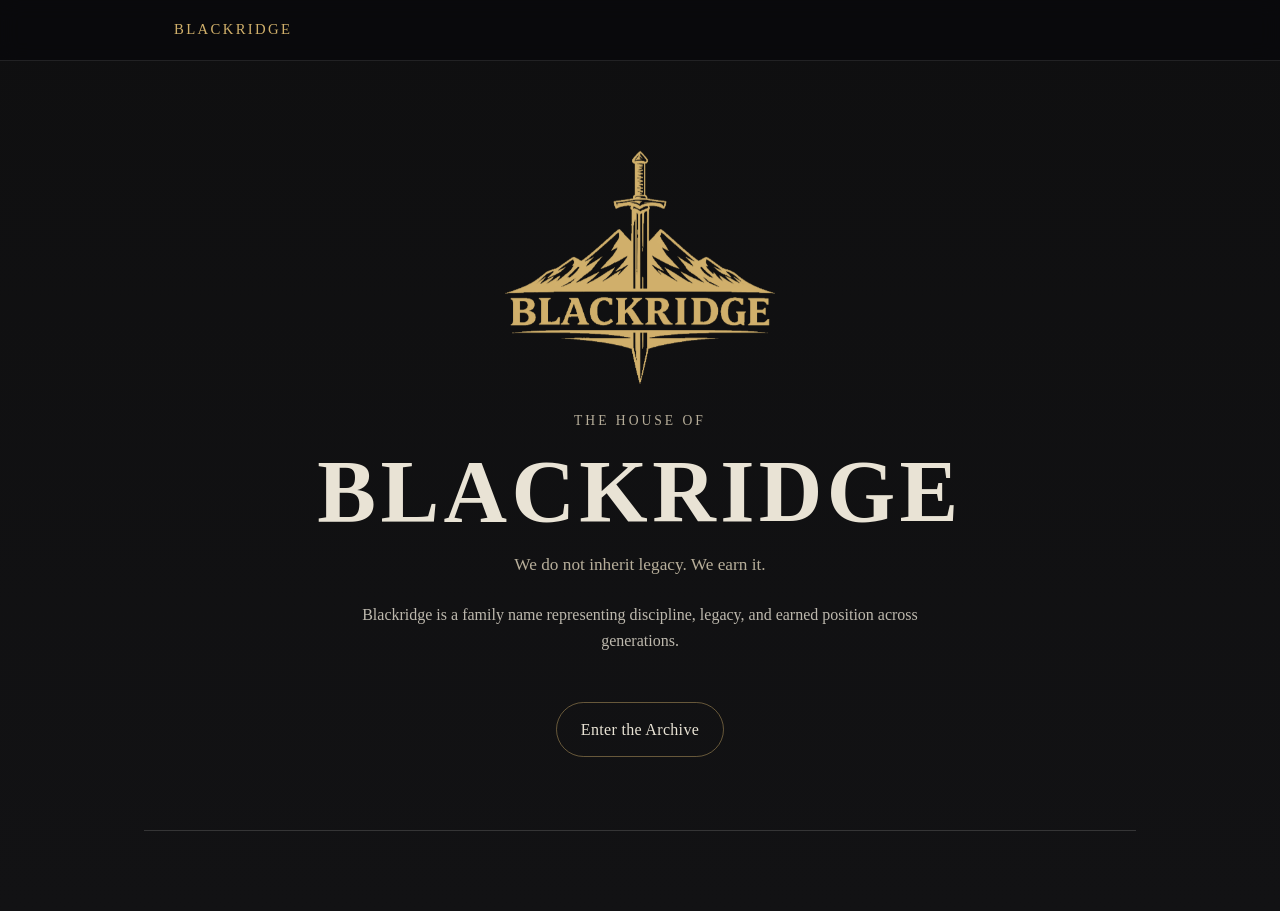
<file: index.html>
<!DOCTYPE html>
<html lang="en">
<head>
  <meta charset="UTF-8">
  <meta name="viewport" content="width=device-width, initial-scale=1.0">

  <title>Blackridge | The House of Blackridge</title>

  <meta name="description" content="Blackridge — A legacy built on discipline, control, and earned position. The official House of Blackridge.">

  <link rel="canonical" href="https://blackridgefamily.com/">

  <link rel="icon" href="/favicon.ico">
  <link rel="icon" type="image/png" sizes="32x32" href="/favicon.png">
  <link rel="apple-touch-icon" href="/favicon.png">

  <link rel="stylesheet" href="style.css">
</head>

<body class="luxury-home">

<header class="site-header">
  <nav class="nav">
    <div class="brand"><a href="/">BLACKRIDGE</a></div>
  </nav>
</header>

<main>

  <section class="home-hero">
    <img src="blackridge-home-mark-gold.png" class="site-mark home-mark" alt="Blackridge Mark">

    <p class="hero-kicker">THE HOUSE OF</p>

    <h1>BLACKRIDGE</h1>

    <p class="hero-sub">We do not inherit legacy. We earn it.</p>

    <p style="max-width:600px;margin:20px auto;text-align:center;opacity:.8;">
      Blackridge is a family name representing discipline, legacy, and earned position across generations.
    </p>

    <div class="hero-actions">
      <a class="btn" href="/founding.html">Enter the Archive</a>
    </div>
  </section>

  <div style="display:none;">
    <h2>Blackridge</h2>
    <p>Blackridge family name. The House of Blackridge. Blackridge legacy. Blackridge lineage. Blackridge mark and standard.</p>
  </div>

</main>

</body>
</html>
</file>
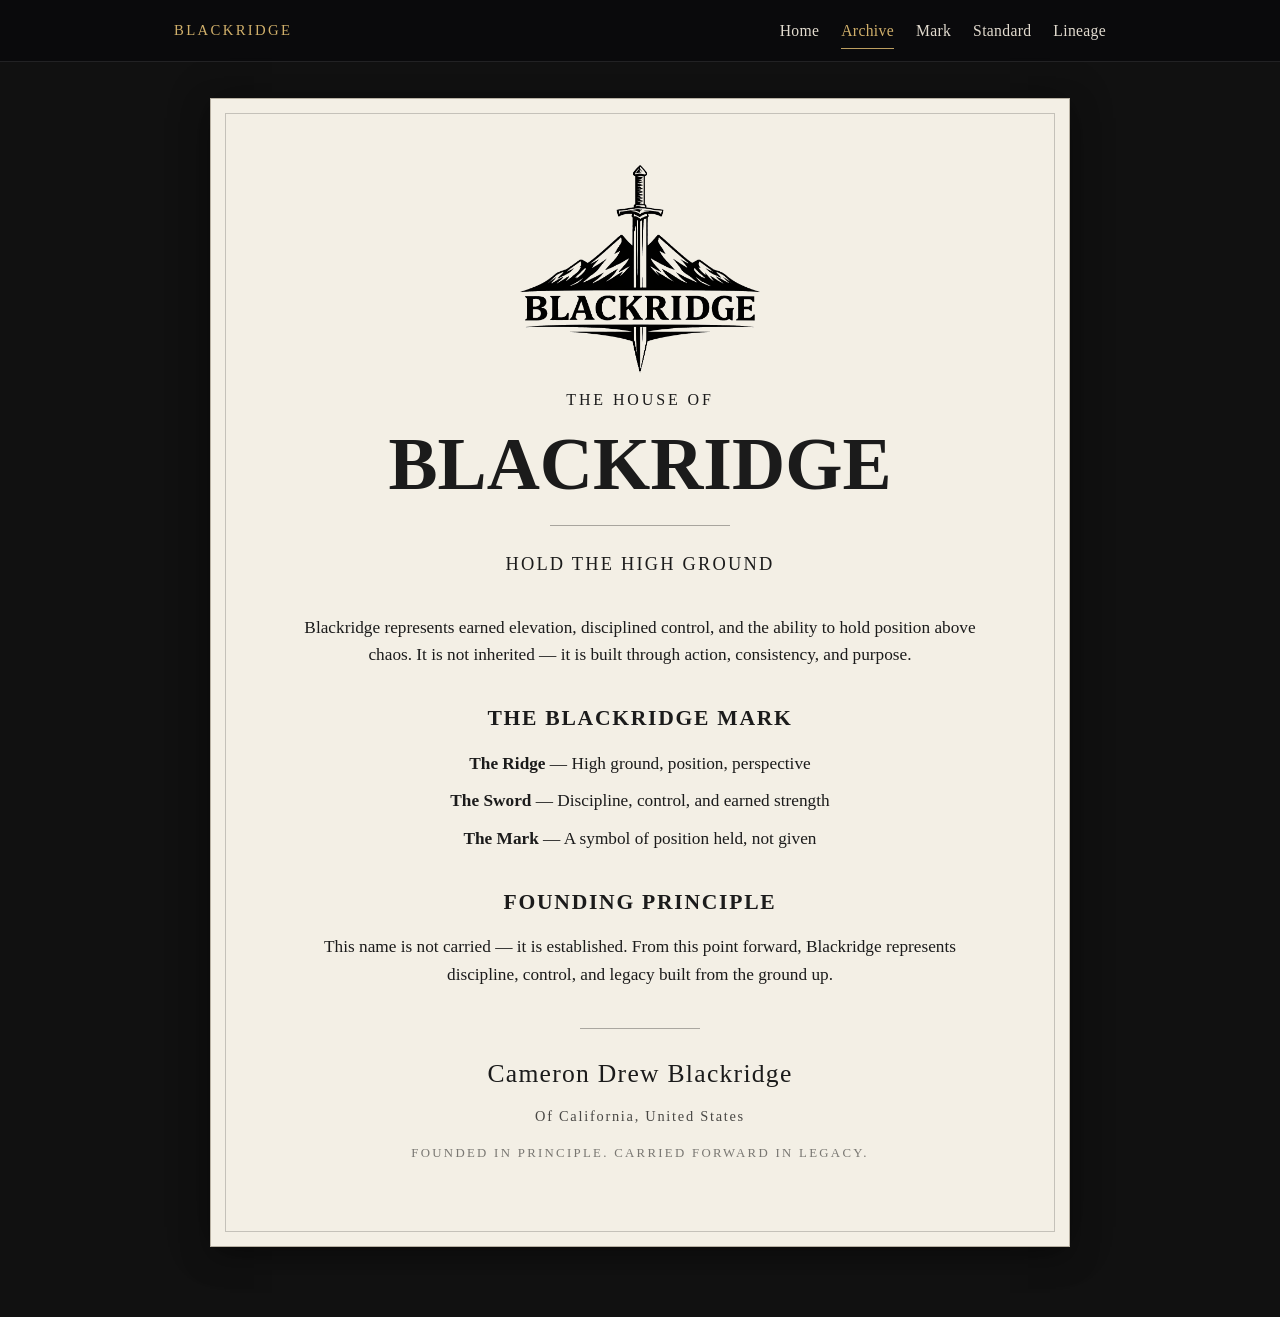
<file: founding.html>
<!DOCTYPE html>
<html lang="en">
<head>
  <meta charset="UTF-8">
  <meta name="viewport" content="width=device-width, initial-scale=1.0">
  <title>Archive | The House of Blackridge</title>
  <meta name="description" content="The founding declaration of the House of Blackridge.">
  <meta property="og:title" content="Archive | The House of Blackridge">
  <meta property="og:description" content="The founding declaration of the House of Blackridge.">
  <meta property="og:image" content="https://blackridgefamily.com/blackridge-mark.png">
  <meta property="og:type" content="website">
  <meta property="og:url" content="https://blackridgefamily.com/founding.html">
  <link rel="icon" type="image/png" sizes="512x512" href="/favicon.png">
  <link rel="icon" type="image/x-icon" href="/favicon.ico">
  <link rel="apple-touch-icon" href="/apple-touch-icon.png">
  <link rel="stylesheet" href="style.css">
  <link rel="canonical" href="https://blackridgefamily.com/founding.html">
</head>
<body class="paper-page">
<header class="site-header">
  <nav class="nav">
    <div class="brand"><a href="/">BLACKRIDGE</a></div>
    <div class="nav-links">
      <a href="/">Home</a>
      <a href="/founding.html" class="active">Archive</a>
      <a href="/mark.html">Mark</a>
      <a href="/standard.html">Standard</a>
      <a href="/lineage.html">Lineage</a>
    </div>
  </nav>
</header>

<main class="paper-wrap">
  <article class="paper">
    <img src="blackridge-mark.png" alt="Blackridge Mark" class="site-mark paper-top-mark">

    <p class="paper-eyebrow">THE HOUSE OF</p>
    <h1 class="paper-title">BLACKRIDGE</h1>
    <div class="divider"></div>
    <p class="paper-motto">HOLD THE HIGH GROUND</p>

    <section class="paper-section">
      <p>
        Blackridge represents earned elevation, disciplined control, and the ability
        to hold position above chaos. It is not inherited — it is built through action,
        consistency, and purpose.
      </p>
    </section>

    <section class="paper-section">
      <h2>THE BLACKRIDGE MARK</h2>
      <p><strong>The Ridge</strong> — High ground, position, perspective</p>
      <p><strong>The Sword</strong> — Discipline, control, and earned strength</p>
      <p><strong>The Mark</strong> — A symbol of position held, not given</p>
    </section>

    <section class="paper-section">
      <h2>FOUNDING PRINCIPLE</h2>
      <p>
        This name is not carried — it is established.
        From this point forward, Blackridge represents discipline,
        control, and legacy built from the ground up.
      </p>
    </section>

    <section class="paper-signoff">
      <div class="signature-divider"></div>
      <div class="signature-block">
        <p class="signature-name">Cameron Drew Blackridge</p>
        <p class="signature-origin">Of California, United States</p>
        <p class="signature-line">Founded in principle. Carried forward in legacy.</p>
      </div>
    </section>
  </article>
</main>
</body>
</html>
</file>
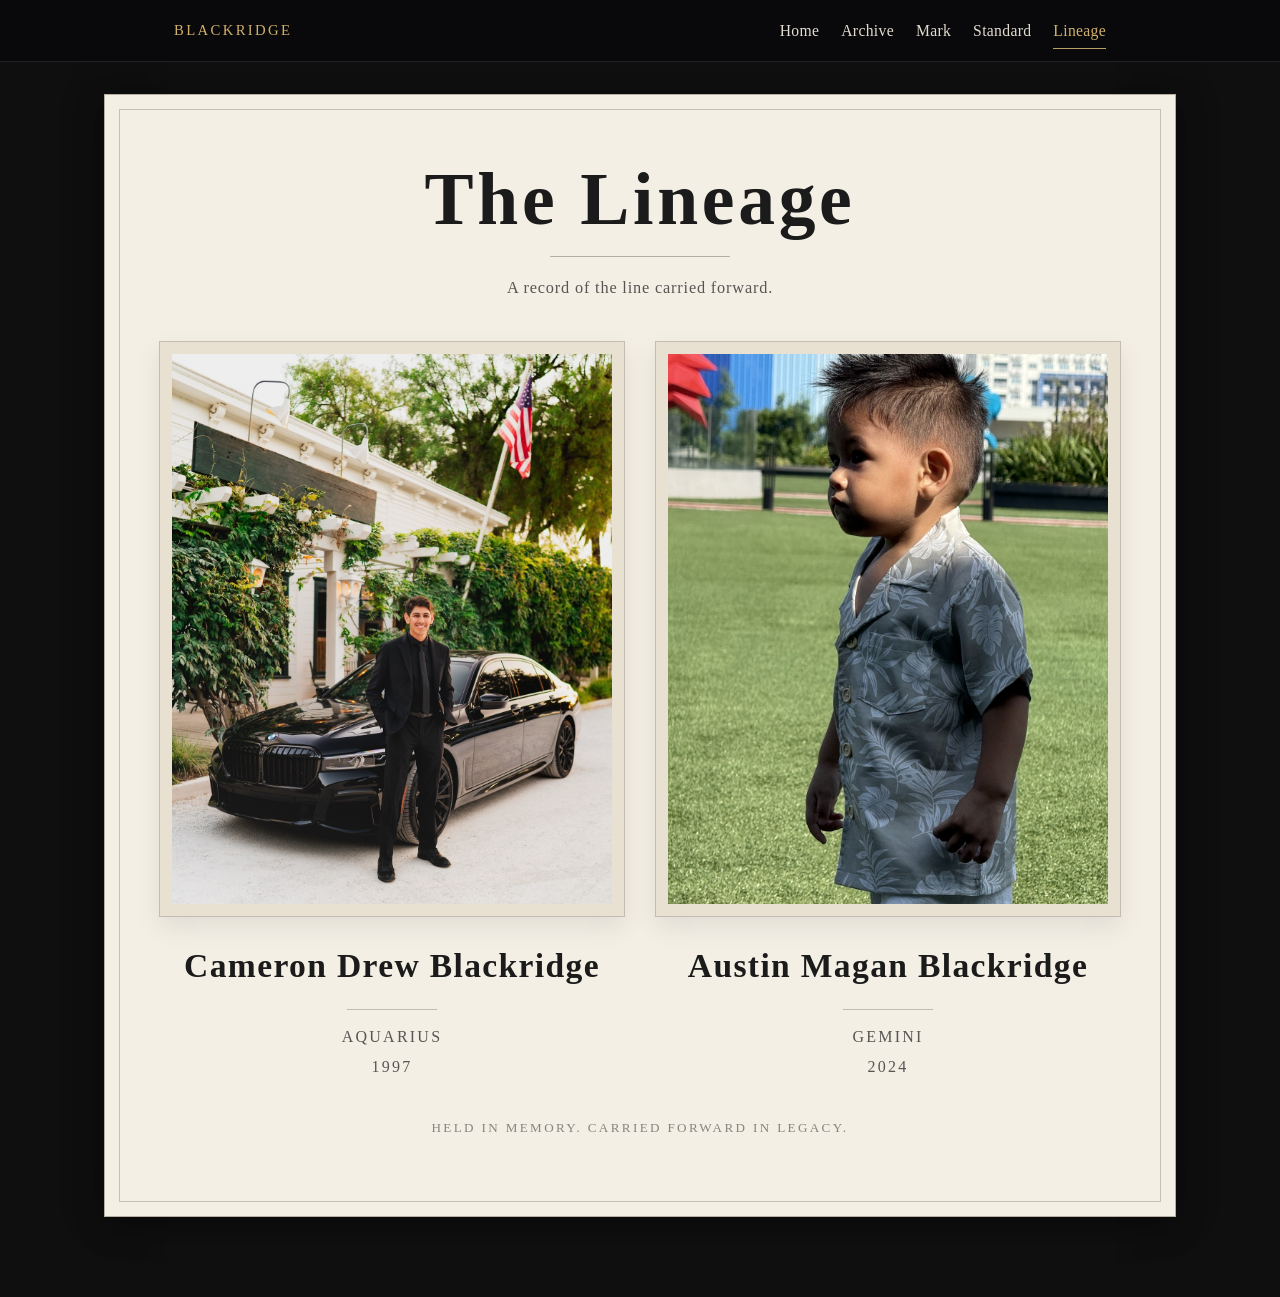
<file: lineage.html>
<!DOCTYPE html>
<html lang="en">
<head>
  <meta charset="UTF-8">
  <meta name="viewport" content="width=device-width, initial-scale=1.0">
  <title>The Lineage | The House of Blackridge</title>
  <meta name="description" content="The Lineage of the House of Blackridge.">
  <meta property="og:title" content="The Lineage | The House of Blackridge">
  <meta property="og:description" content="A record of the line carried forward in the House of Blackridge.">
  <meta property="og:image" content="https://blackridgefamily.com/lineage-cameron.jpg">
  <meta property="og:type" content="website">
  <meta property="og:url" content="https://blackridgefamily.com/lineage.html">
  <link rel="icon" type="image/png" sizes="512x512" href="/favicon.png">
  <link rel="icon" type="image/x-icon" href="/favicon.ico">
  <link rel="apple-touch-icon" href="/apple-touch-icon.png">
  <link rel="canonical" href="https://blackridgefamily.com/lineage.html">
  <style>
    :root {
      --bg: #0f0f10;
      --text: #e9e3d5;
      --muted: #b7ae9a;
      --line: #353536;
      --accent: #d1b06b;
      --paper: #f3efe5;
      --ink: #1b1b1b;
      --paper-line: #b7b0a2;
    }
    * { box-sizing: border-box; }
    html, body {
      margin: 0;
      padding: 0;
      font-family: Georgia, "Times New Roman", serif;
      line-height: 1.6;
      background: var(--bg);
      color: var(--text);
    }
    a { color: inherit; text-decoration: none; }
    a:hover { color: var(--accent); }
    .site-header {
      border-bottom: 1px solid rgba(255,255,255,.10);
      position: sticky;
      top: 0;
      backdrop-filter: blur(10px);
      background: rgba(10,10,12,.94);
      z-index: 10;
    }
    .nav {
      max-width: 980px;
      margin: 0 auto;
      padding: 18px 24px;
      display: flex;
      justify-content: space-between;
      align-items: center;
      gap: 20px;
    }
    .brand {
      letter-spacing: .16em;
      font-size: .92rem;
      color: var(--accent);
    }
    .brand a { color: var(--accent); }
    .nav-links {
      display: flex;
      gap: 22px;
      flex-wrap: wrap;
      font-size: .98rem;
      align-items: center;
    }
    .nav-links a {
      color: #eee7da;
      opacity: 0.95;
      letter-spacing: .02em;
      transition: color .25s ease, opacity .25s ease, transform .25s ease;
    }
    .nav-links a:hover {
      color: var(--accent);
      opacity: 1;
      transform: translateY(-1px);
    }
    .nav-links a.active {
      color: var(--accent);
      opacity: 1;
      position: relative;
    }
    .nav-links a.active::after {
      content: "";
      position: absolute;
      left: 0;
      right: 0;
      bottom: -6px;
      height: 1px;
      background: var(--accent);
      opacity: .9;
    }
    main {
      max-width: 1120px;
      margin: 0 auto;
      padding: 32px 24px 80px;
    }
    .paper {
      background: var(--paper);
      color: var(--ink);
      border: 1px solid var(--paper-line);
      box-shadow: 0 0 40px rgba(0,0,0,0.25), 0 10px 28px rgba(0,0,0,.28);
      padding: 58px 54px 64px;
      position: relative;
    }
    .paper:before {
      content: "";
      position: absolute;
      inset: 14px;
      border: 1px solid rgba(27,27,27,.22);
      pointer-events: none;
    }
    .page-header {
      text-align: center;
      max-width: 760px;
      margin: 0 auto 40px;
      position: relative;
      z-index: 1;
    }
    .title {
      margin: 8px 0 10px;
      font-size: clamp(2.2rem, 6vw, 4.6rem);
      line-height: 1.05;
      letter-spacing: .05em;
      color: var(--ink);
    }
    .divider {
      width: 180px;
      height: 1px;
      background: rgba(27,27,27,.30);
      margin: 18px auto 18px;
    }
    .subtitle {
      margin: 0;
      font-size: 1.02rem;
      color: rgba(27,27,27,.72);
      letter-spacing: .05em;
    }
    .lineage-grid {
      display: grid;
      grid-template-columns: repeat(2, minmax(0,1fr));
      gap: 30px;
      position: relative;
      z-index: 1;
    }
    .person-card {
      display: flex;
      flex-direction: column;
      gap: 18px;
    }
    .image-frame {
      border: 1px solid rgba(27,27,27,.18);
      background: #e8e1d2;
      padding: 12px;
      box-shadow: 0 10px 24px rgba(0,0,0,.08);
    }
    .image-frame img {
      display: block;
      width: 100%;
      aspect-ratio: 4 / 5;
      object-fit: cover;
      object-position: center;
      filter: contrast(1.02) saturate(.95);
    }
    .person-meta {
      text-align: center;
      padding: 4px 12px 0;
    }
    .person-name {
      margin: 0;
      font-size: clamp(1.5rem, 3vw, 2.1rem);
      letter-spacing: .04em;
      color: var(--ink);
    }
    .person-divider {
      width: 90px;
      height: 1px;
      background: rgba(27,27,27,.24);
      margin: 16px auto 14px;
    }
    .person-detail {
      margin: 4px 0;
      font-size: 1rem;
      letter-spacing: .14em;
      text-transform: uppercase;
      color: rgba(27,27,27,.72);
    }
    .closing-line {
      text-align: center;
      margin-top: 34px;
      font-size: .82rem;
      letter-spacing: .18em;
      text-transform: uppercase;
      color: rgba(27,27,27,.5);
      position: relative;
      z-index: 1;
    }
    @media (max-width: 820px) {
      .nav {
        align-items: flex-start;
        flex-direction: column;
        gap: 12px;
      }
      .nav-links { gap: 16px; }
      main { padding: 20px 16px 56px; }
      .paper { padding: 34px 18px 40px; }
      .paper:before { inset: 8px; }
      .lineage-grid {
        grid-template-columns: 1fr;
        gap: 36px;
      }
      .page-header { margin-bottom: 28px; }
      .subtitle { font-size: .94rem; line-height: 1.55; }
      .person-detail { font-size: .88rem; letter-spacing: .12em; }
      .closing-line { font-size: .72rem; letter-spacing: .14em; }
    }
  </style>
</head>
<body>
  <header class="site-header">
    <nav class="nav">
      <div class="brand"><a href="/">BLACKRIDGE</a></div>
      <div class="nav-links">
        <a href="/">Home</a>
        <a href="/founding.html">Archive</a>
        <a href="/mark.html">Mark</a>
        <a href="/standard.html">Standard</a>
        <a href="/lineage.html" class="active">Lineage</a>
      </div>
    </nav>
  </header>

  <main>
    <article class="paper">
      <header class="page-header">
        <h1 class="title">The Lineage</h1>
        <div class="divider"></div>
        <p class="subtitle">A record of the line carried forward.</p>
      </header>

      <section class="lineage-grid">
        <section class="person-card">
          <div class="image-frame">
            <img src="lineage-cameron.jpg" alt="Portrait of Cameron Drew Blackridge">
          </div>
          <div class="person-meta">
            <h2 class="person-name">Cameron Drew Blackridge</h2>
            <div class="person-divider"></div>
            <p class="person-detail">Aquarius</p>
            <p class="person-detail">1997</p>
          </div>
        </section>

        <section class="person-card">
          <div class="image-frame">
            <img src="lineage-austin.jpg" alt="Portrait of Austin Magan Blackridge">
          </div>
          <div class="person-meta">
            <h2 class="person-name">Austin Magan Blackridge</h2>
            <div class="person-divider"></div>
            <p class="person-detail">Gemini</p>
            <p class="person-detail">2024</p>
          </div>
        </section>
      </section>

      <p class="closing-line">Held in memory. Carried forward in legacy.</p>
    </article>
  </main>
</body>
</html>
</file>
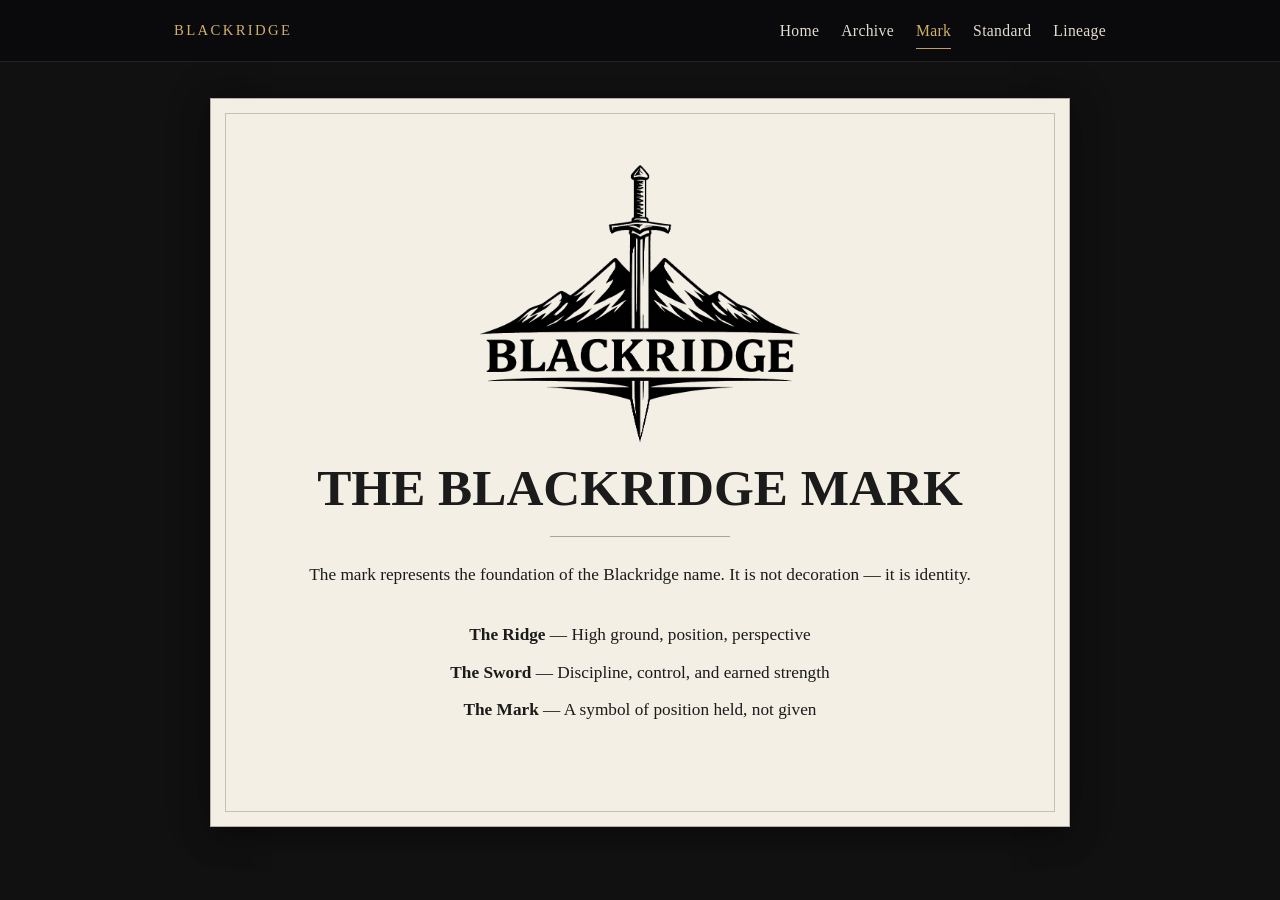
<file: mark.html>
<!DOCTYPE html>
<html lang="en">
<head>
  <meta charset="UTF-8">
  <meta name="viewport" content="width=device-width, initial-scale=1.0">
  <title>The Mark | Blackridge</title>
  <meta name="description" content="The mark and meaning of the House of Blackridge.">
  <meta property="og:title" content="The Mark | Blackridge">
  <meta property="og:description" content="The mark and meaning of the House of Blackridge.">
  <meta property="og:image" content="https://blackridgefamily.com/blackridge-mark.png">
  <meta property="og:type" content="website">
  <meta property="og:url" content="https://blackridgefamily.com/mark.html">
  <link rel="icon" type="image/png" sizes="512x512" href="/favicon.png">
  <link rel="icon" type="image/x-icon" href="/favicon.ico">
  <link rel="apple-touch-icon" href="/apple-touch-icon.png">
  <link rel="stylesheet" href="style.css">
  <link rel="canonical" href="https://blackridgefamily.com/mark.html">
</head>
<body class="paper-page">
<header class="site-header">
  <nav class="nav">
    <div class="brand"><a href="/">BLACKRIDGE</a></div>
    <div class="nav-links">
      <a href="/">Home</a>
      <a href="/founding.html">Archive</a>
      <a href="/mark.html" class="active">Mark</a>
      <a href="/standard.html">Standard</a>
      <a href="/lineage.html">Lineage</a>
    </div>
  </nav>
</header>

<main class="paper-wrap">
  <article class="paper">
    <img src="blackridge-mark.png" alt="Blackridge Mark" class="site-mark mark-page-mark">
    <h1 class="paper-title smaller">THE BLACKRIDGE MARK</h1>
    <div class="divider"></div>

    <section class="paper-section">
      <p>The mark represents the foundation of the Blackridge name. It is not decoration — it is identity.</p>
    </section>

    <section class="paper-section">
      <p><strong>The Ridge</strong> — High ground, position, perspective</p>
      <p><strong>The Sword</strong> — Discipline, control, and earned strength</p>
      <p><strong>The Mark</strong> — A symbol of position held, not given</p>
    </section>
  </article>
</main>
</body>
</html>
</file>
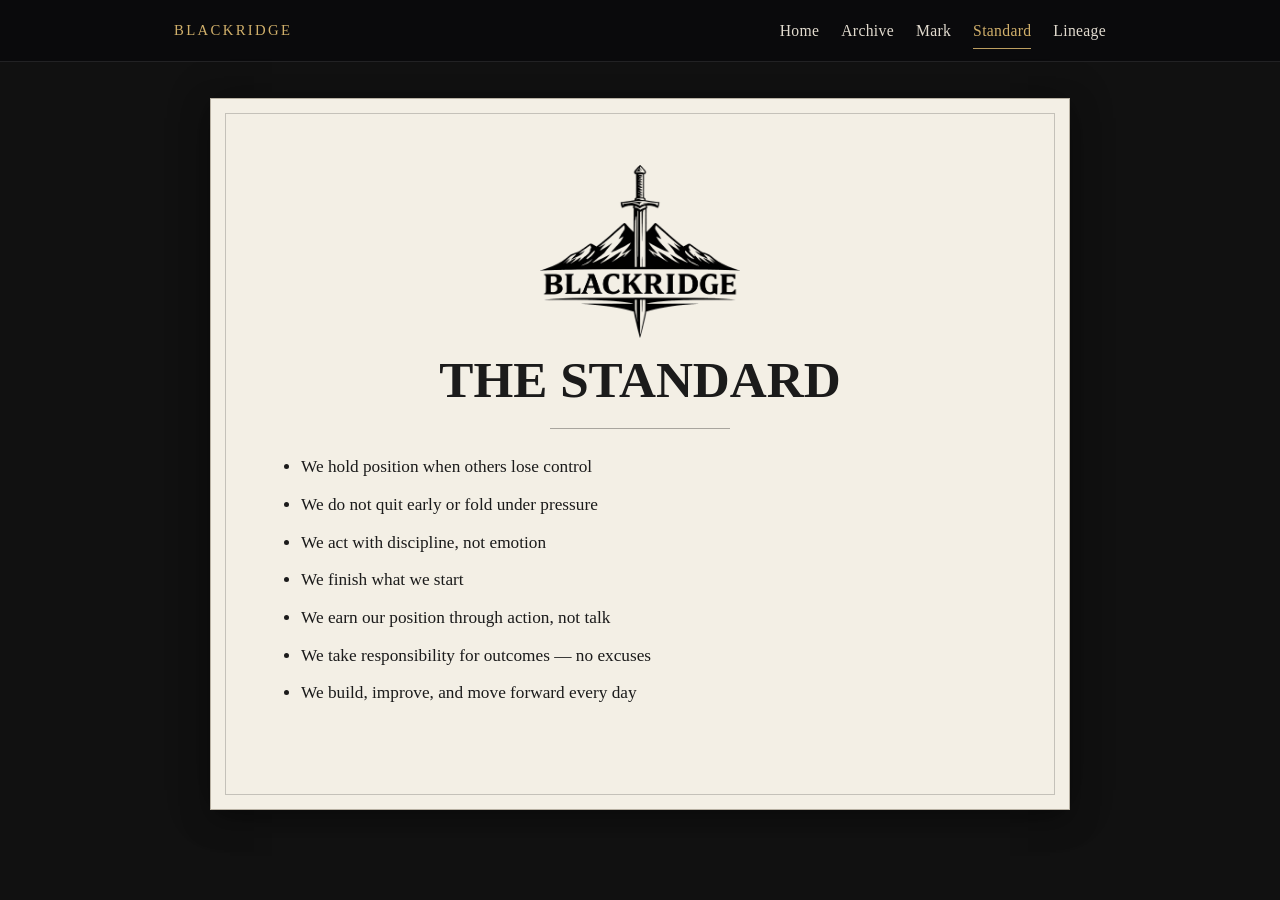
<file: standard.html>
<!DOCTYPE html>
<html lang="en">
<head>
  <meta charset="UTF-8">
  <meta name="viewport" content="width=device-width, initial-scale=1.0">
  <title>The Standard | Blackridge</title>
  <meta name="description" content="The standard carried by the House of Blackridge.">
  <meta property="og:title" content="The Standard | Blackridge">
  <meta property="og:description" content="The standard carried by the House of Blackridge.">
  <meta property="og:image" content="https://blackridgefamily.com/blackridge-mark.png">
  <meta property="og:type" content="website">
  <meta property="og:url" content="https://blackridgefamily.com/standard.html">
  <link rel="icon" type="image/png" sizes="512x512" href="/favicon.png">
  <link rel="icon" type="image/x-icon" href="/favicon.ico">
  <link rel="apple-touch-icon" href="/apple-touch-icon.png">
  <link rel="stylesheet" href="style.css">
  <link rel="canonical" href="https://blackridgefamily.com/standard.html">
</head>
<body class="paper-page">
<header class="site-header">
  <nav class="nav">
    <div class="brand"><a href="/">BLACKRIDGE</a></div>
    <div class="nav-links">
      <a href="/">Home</a>
      <a href="/founding.html">Archive</a>
      <a href="/mark.html">Mark</a>
      <a href="/standard.html" class="active">Standard</a>
      <a href="/lineage.html">Lineage</a>
    </div>
  </nav>
</header>

<main class="paper-wrap">
  <article class="paper">
    <img src="blackridge-mark.png" alt="Blackridge Mark" class="site-mark paper-top-mark small-mark">
    <h1 class="paper-title smaller">THE STANDARD</h1>
    <div class="divider"></div>

    <section class="paper-section lefted">
      <ul class="standard-list">
        <li>We hold position when others lose control</li>
        <li>We do not quit early or fold under pressure</li>
        <li>We act with discipline, not emotion</li>
        <li>We finish what we start</li>
        <li>We earn our position through action, not talk</li>
        <li>We take responsibility for outcomes — no excuses</li>
        <li>We build, improve, and move forward every day</li>
      </ul>
    </section>
  </article>
</main>
</body>
</html>
</file>
<file: style.css>
:root {
  --bg: #0f0f10;
  --text: #e9e3d5;
  --muted: #b7ae9a;
  --line: #353536;
  --accent: #d1b06b;
  --paper: #f3efe5;
  --ink: #1b1b1b;
  --paper-line: #b7b0a2;
}
* { box-sizing: border-box; }
html, body {
  margin: 0;
  padding: 0;
  font-family: Georgia, "Times New Roman", serif;
  line-height: 1.6;
}
body {
  background: var(--bg);
  color: var(--text);
}
a { color: inherit; text-decoration: none; }
a:hover { color: var(--accent); }

.site-header {
  border-bottom: 1px solid rgba(255,255,255,.10);
  position: sticky;
  top: 0;
  backdrop-filter: blur(10px);
  background: rgba(10,10,12,.94);
  z-index: 10;
}
.nav {
  max-width: 980px;
  margin: 0 auto;
  padding: 18px 24px;
  display: flex;
  justify-content: space-between;
  align-items: center;
  gap: 20px;
}
.brand {
  letter-spacing: .16em;
  font-size: .92rem;
  color: var(--accent);
}
.brand a { color: var(--accent); }

.nav-links {
  display: flex;
  gap: 22px;
  flex-wrap: wrap;
  font-size: .98rem;
  align-items: center;
}
.nav-links a {
  color: #eee7da;
  opacity: 0.95;
  letter-spacing: .02em;
  transition: color .25s ease, opacity .25s ease, transform .25s ease;
}
.nav-links a:hover {
  color: var(--accent);
  opacity: 1;
  transform: translateY(-1px);
}
.nav-links a.active {
  color: var(--accent);
  opacity: 1;
  position: relative;
}
.nav-links a.active::after {
  content: "";
  position: absolute;
  left: 0;
  right: 0;
  bottom: -6px;
  height: 1px;
  background: var(--accent);
  opacity: .9;
}

main {
  max-width: 1040px;
  margin: 0 auto;
  padding: 32px 24px 80px;
}

.site-mark {
  display: block;
  margin-left: auto;
  margin-right: auto;
  height: auto;
  background: transparent;
}

/* Home */
.luxury-home {
  background: linear-gradient(180deg, #0f0f10 0%, #121214 100%);
}
.home-hero {
  min-height: 82vh;
  display: grid;
  place-items: center;
  text-align: center;
  border-bottom: 1px solid var(--line);
  padding: 56px 0 70px;
}
.home-mark,
.hero-kicker,
.home-hero h1,
.hero-sub,
.hero-motto,
.hero-actions {
  opacity: 0;
  transform: translateY(10px);
  animation: fadeRise 0.9s ease forwards;
}
.home-mark {
  width: min(270px, 64vw);
  margin-bottom: 22px;
  animation-delay: 0.05s;
}
.hero-kicker { animation-delay: 0.30s; }
.home-hero h1 { animation-delay: 0.42s; }
.hero-sub { animation-delay: 0.54s; }
.hero-motto { animation-delay: 0.66s; }
.hero-actions { animation-delay: 0.78s; }

@keyframes fadeRise {
  to { opacity: 1; transform: translateY(0); }
}

.home-hero h1 {
  margin: 12px 0 10px;
  font-size: clamp(2.6rem, 8vw, 5.5rem);
  line-height: 1;
  letter-spacing: .05em;
  font-weight: 600;
}
.hero-kicker {
  margin: 0;
  color: var(--muted);
  letter-spacing: .22em;
  font-size: .85rem;
}
.hero-sub {
  margin: 0;
  color: var(--muted);
  font-size: 1.08rem;
}
.hero-motto {
  margin: 18px 0 0;
  letter-spacing: .18em;
  font-size: .95rem;
  color: var(--accent);
}
.hero-actions { margin-top: 24px; }
.btn {
  display: inline-block;
  border: 1px solid rgba(209,176,107,.45);
  padding: 14px 24px;
  border-radius: 999px;
  color: var(--text);
  letter-spacing: .02em;
  transition: border-color .25s ease, transform .25s ease, background-color .25s ease, box-shadow .25s ease;
}
.btn:hover {
  border-color: var(--accent);
  transform: translateY(-1px);
  background: rgba(209,176,107,.04);
  box-shadow: 0 0 0 1px rgba(209,176,107,.10), 0 10px 24px rgba(0,0,0,.18);
}
.site-footer {
  padding: 28px 24px 48px;
  text-align: center;
  color: var(--muted);
  letter-spacing: .06em;
}

/* Archive pages */
.paper-page {
  background: #111;
  color: var(--ink);
}
.paper-wrap {
  max-width: 900px;
  padding: 36px 20px 70px;
}
.paper {
  background: var(--paper);
  color: var(--ink);
  border: 1px solid var(--paper-line);
  box-shadow: 0 0 40px rgba(0,0,0,0.25), 0 10px 28px rgba(0,0,0,.28);
  padding: 60px 70px 70px;
  text-align: center;
  position: relative;
}
.paper:before {
  content: "";
  position: absolute;
  inset: 14px;
  border: 1px solid rgba(27,27,27,.22);
  pointer-events: none;
}
.paper-top-mark {
  width: min(240px, 58vw);
  margin-top: 6px;
  margin-bottom: 14px;
}
.mark-page-mark {
  width: min(320px, 70vw);
  margin-top: 6px;
  margin-bottom: 18px;
}
.small-mark {
  width: min(200px, 50vw);
}
.paper-eyebrow {
  margin: 0;
  letter-spacing: .18em;
  font-size: 1rem;
}
.paper-title {
  color: var(--ink);
  margin: 12px 0 12px;
  font-size: clamp(2.2rem, 7vw, 4.6rem);
  line-height: 1.1;
}
.paper-title.smaller {
  font-size: clamp(1.8rem, 5.2vw, 3.2rem);
}
.divider {
  width: 180px;
  height: 1px;
  background: rgba(27,27,27,.35);
  margin: 20px auto 24px;
}
.paper-motto {
  margin: 0 0 34px;
  letter-spacing: .12em;
  font-size: 1.15rem;
}
.paper-section {
  max-width: 700px;
  margin: 0 auto 32px;
}
.paper-section h2 {
  font-size: 1.35rem;
  margin-bottom: 14px;
  letter-spacing: .08em;
}
.paper-section p {
  margin: 10px 0;
  font-size: 1.08rem;
}
.paper-signoff {
  margin-top: 40px;
  text-align: center;
}
.lefted {
  text-align: left;
  max-width: 720px;
}
.standard-list {
  margin: 0;
  padding-left: 20px;
}
.standard-list li {
  margin: 10px 0;
  font-size: 1.08rem;
}

/* Signature block */
.signature-divider {
  width: 120px;
  height: 1px;
  background: rgba(0,0,0,0.3);
  margin: 30px auto 25px;
}
.signature-block {
  text-align: center;
}
.signature-name {
  font-size: 1.6rem;
  letter-spacing: 0.05em;
  margin: 0;
}
.signature-origin {
  margin-top: 10px;
  font-size: 0.9rem;
  letter-spacing: 0.12em;
  color: rgba(0,0,0,0.7);
}
.signature-line {
  margin-top: 14px;
  font-size: 0.8rem;
  letter-spacing: 0.18em;
  color: rgba(0,0,0,0.5);
  text-transform: uppercase;
}

@media (max-width: 700px) {
  .nav {
    align-items: flex-start;
    flex-direction: column;
    gap: 12px;
  }
  .nav-links { gap: 16px; }
  main { padding: 20px 16px 56px; }

  .home-mark {
    width: 64vw;
    max-width: 270px;
  }

  .paper-wrap {
    padding: 20px 10px 44px;
  }
  .paper {
    padding: 32px 18px 36px;
  }
  .paper:before {
    inset: 8px;
  }
  .paper-top-mark {
    width: 58vw;
    max-width: 190px;
  }
  .mark-page-mark {
    width: 72vw;
    max-width: 240px;
  }
  .small-mark {
    width: 44vw;
    max-width: 150px;
  }
  .paper-title {
    font-size: clamp(1.9rem, 8vw, 2.6rem);
  }
  .paper-title.smaller {
    font-size: clamp(1.45rem, 6.5vw, 2.1rem);
  }
  .paper-eyebrow,
  .paper-motto,
  .paper-section h2 {
    font-size: .95rem;
  }
  .paper-section p,
  .standard-list li {
    font-size: .98rem;
  }
  .signature-name {
    font-size: 1.45rem;
  }
  .signature-origin {
    font-size: 0.82rem;
  }
  .signature-line {
    font-size: 0.72rem;
  }
}
</file>
